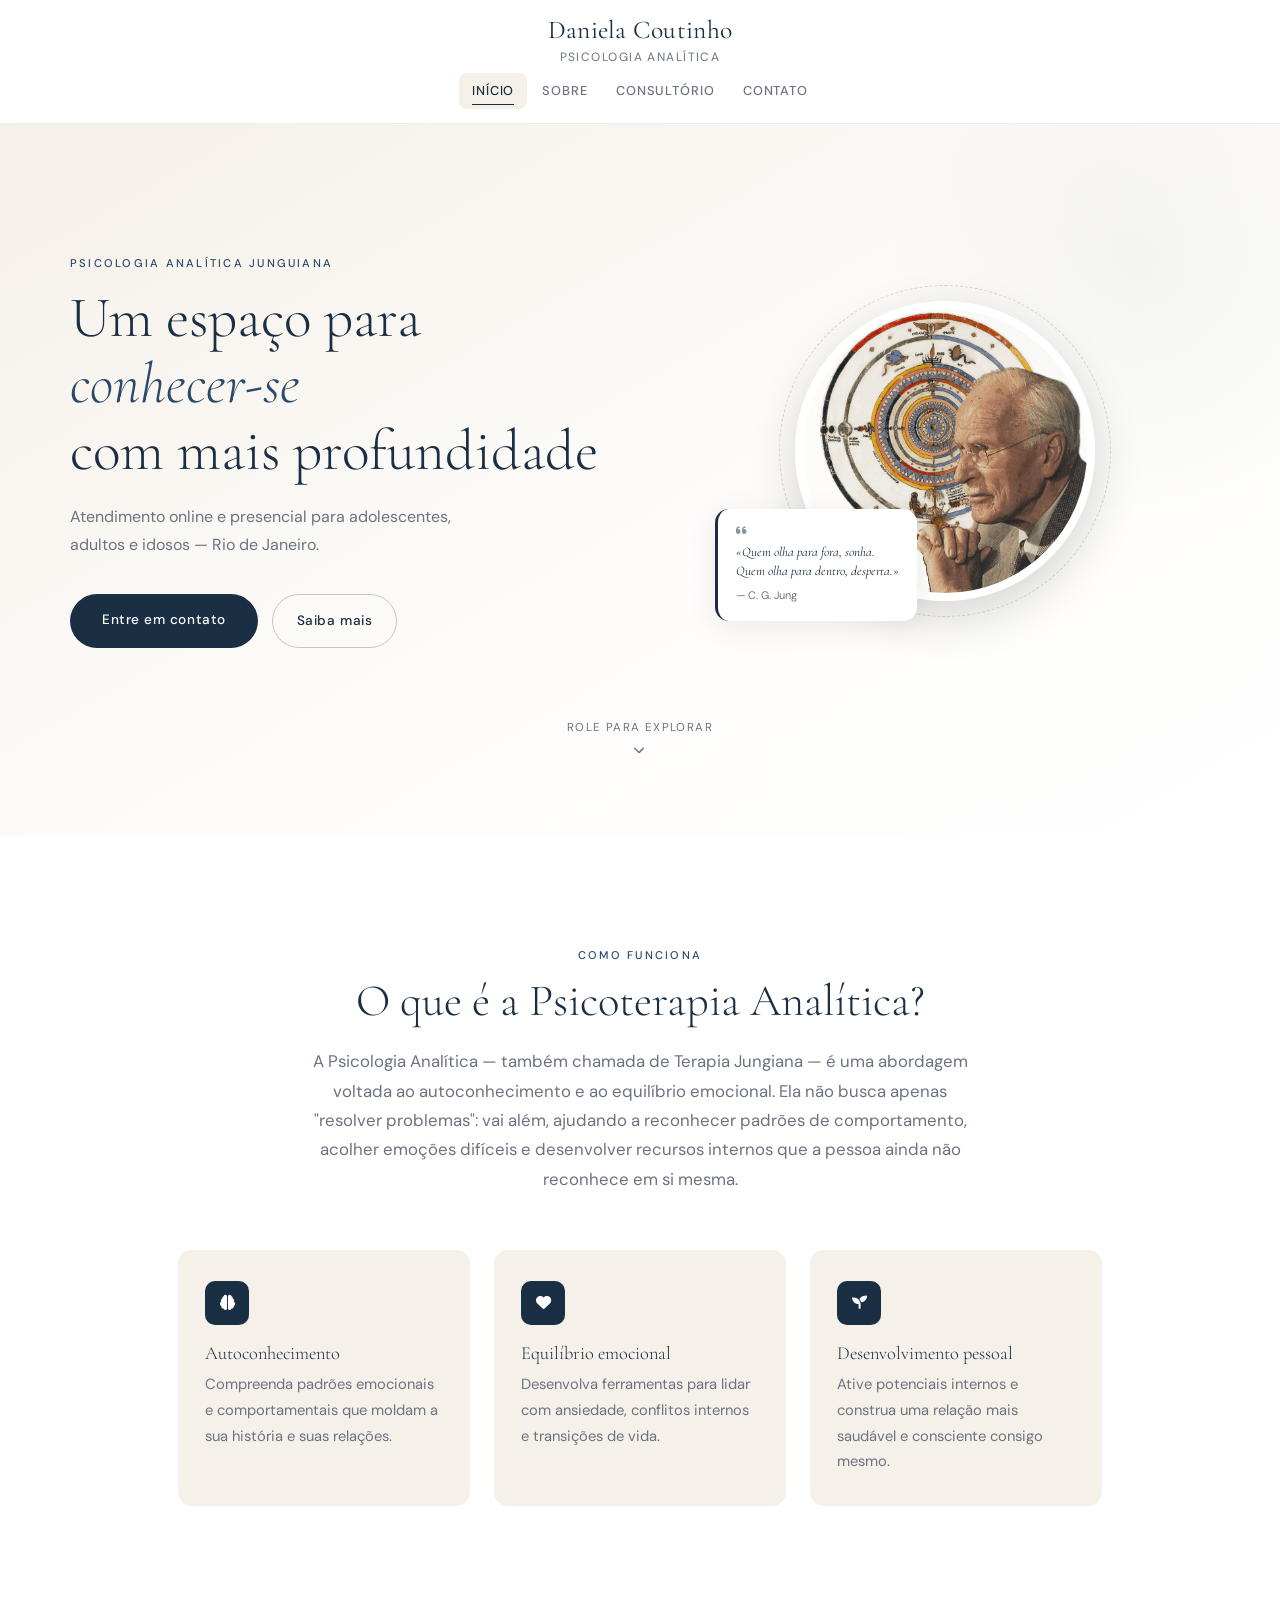
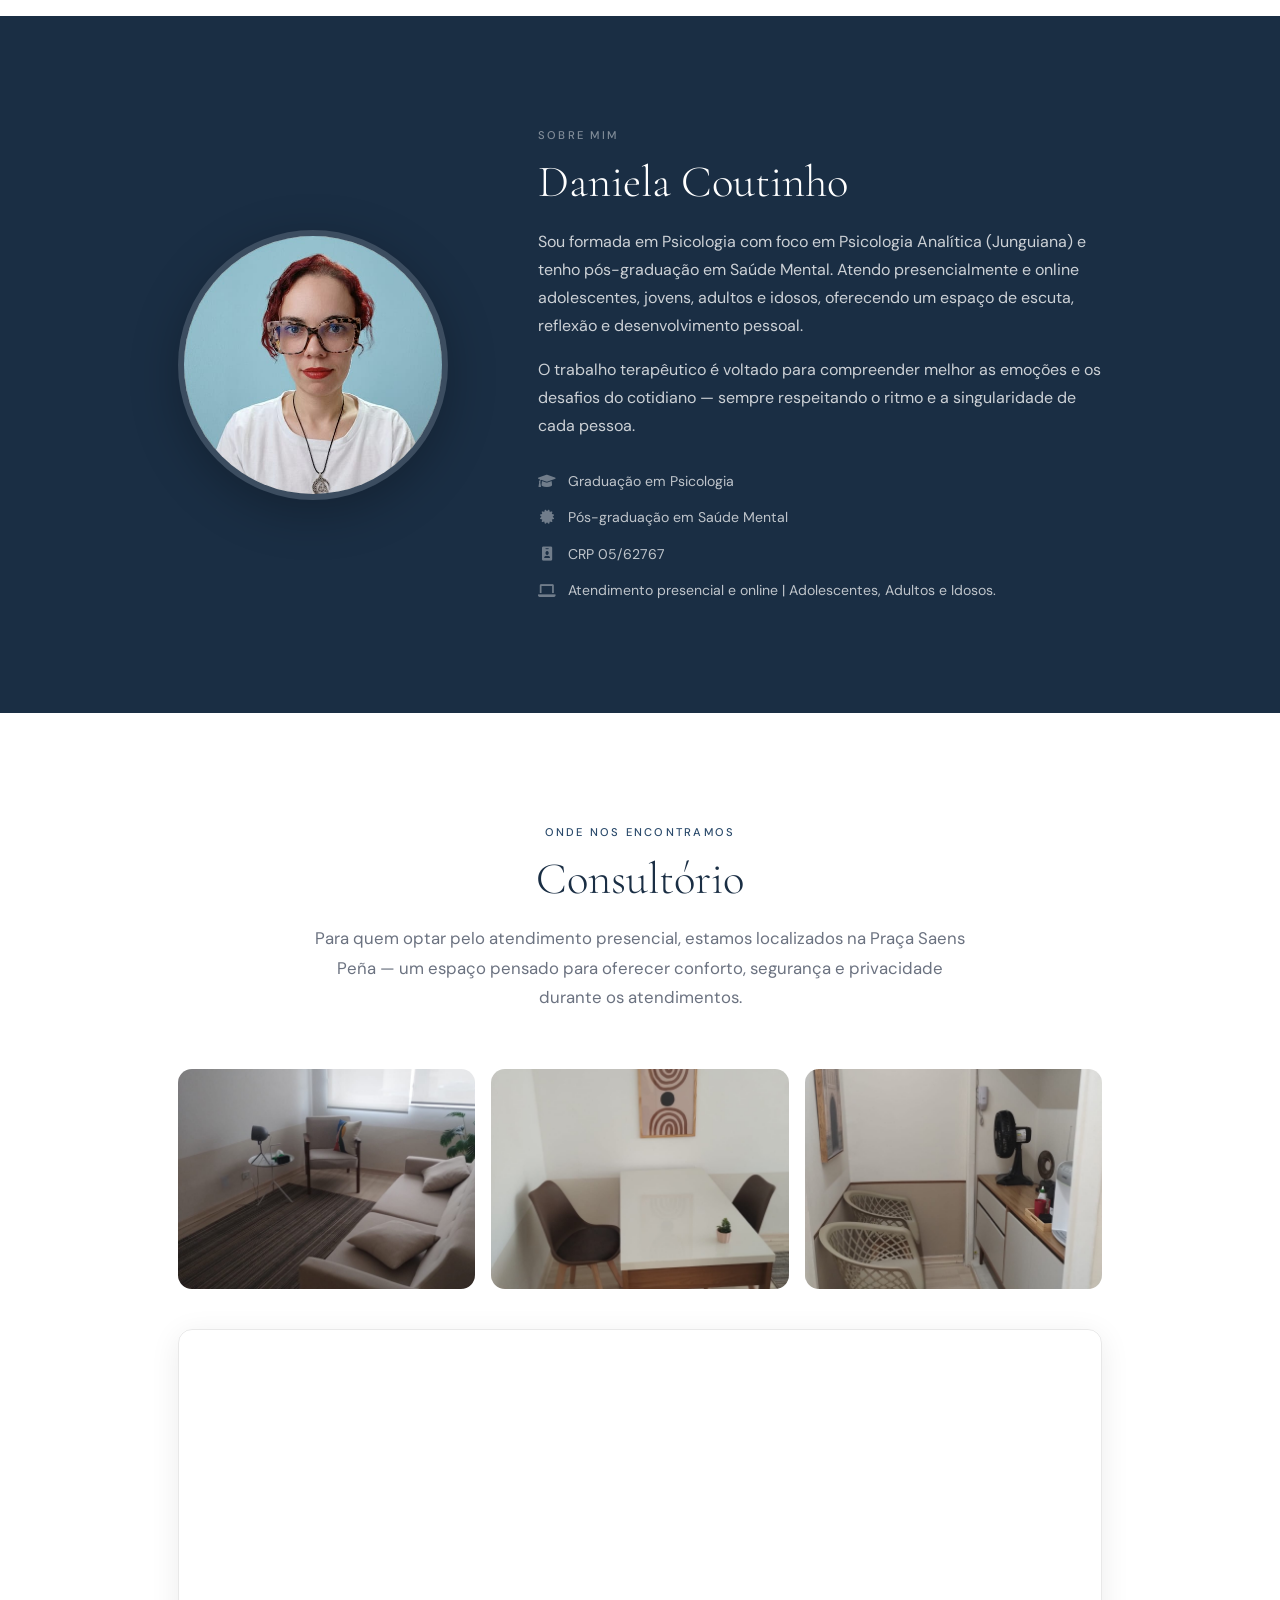
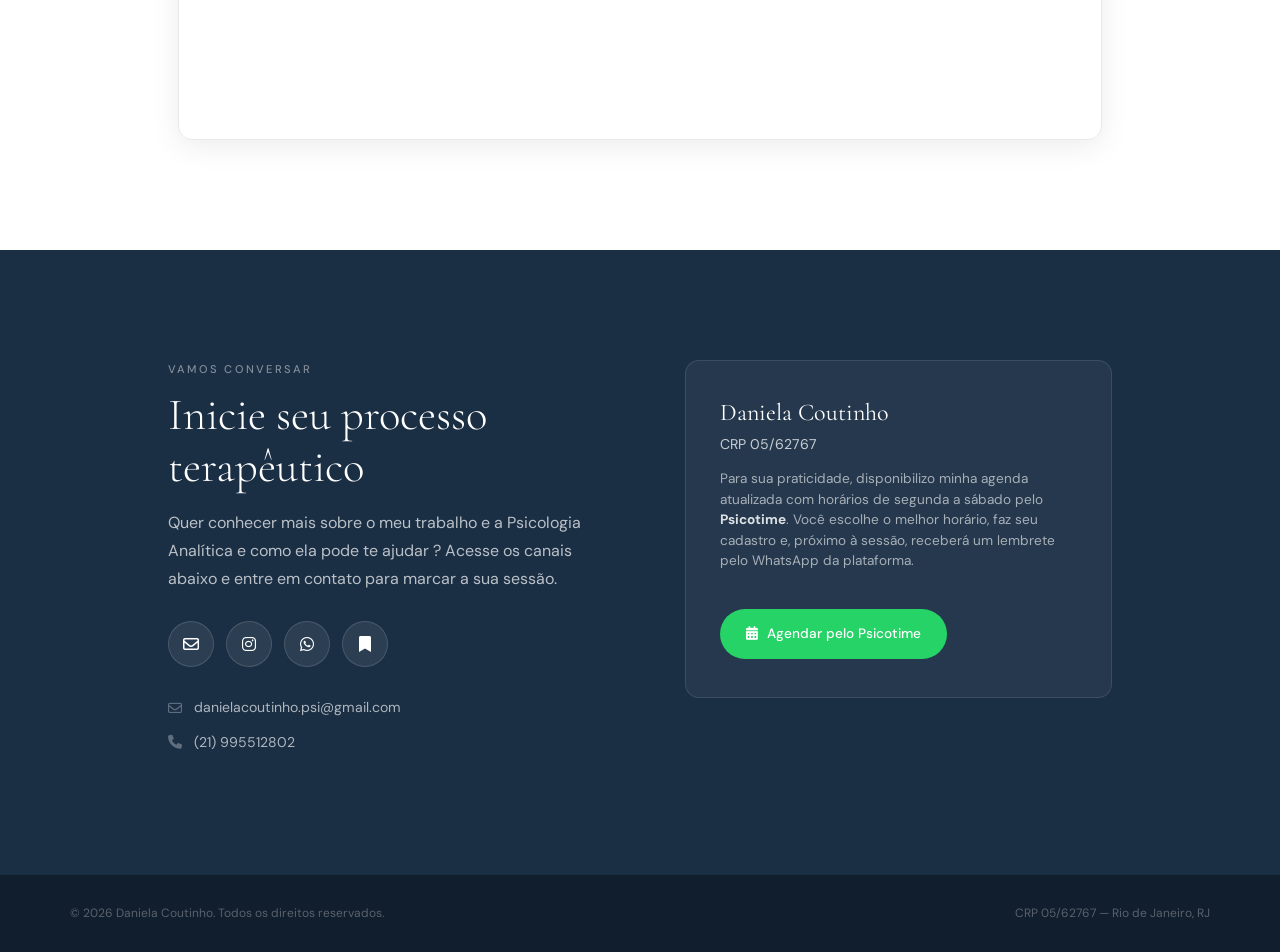
<file: index.html>
<!DOCTYPE html>
<html lang="pt-br">
<head>
    <meta charset="UTF-8">
    <meta name="viewport" content="width=device-width, initial-scale=1.0">
    <title>Daniela Coutinho — Psicóloga</title>
    <link rel="stylesheet" href="style.css">
    <link rel="preconnect" href="https://fonts.googleapis.com">
    <link rel="preconnect" href="https://fonts.gstatic.com" crossorigin>
    <link href="https://fonts.googleapis.com/css2?family=Cormorant+Garamond:ital,wght@0,300;0,400;0,600;1,300;1,400&family=DM+Sans:opsz,wght@9..40,300;9..40,400;9..40,500&display=swap" rel="stylesheet">
    <link rel="stylesheet" href="https://cdnjs.cloudflare.com/ajax/libs/font-awesome/6.0.0/css/all.min.css">
</head>
<body>

    <!-- ========== NAVBAR ========== -->
    <header id="topo">
        <nav class="navbar">
            <div class="nav-logo">
                <span class="logo-nome">Daniela Coutinho</span>
                <span class="logo-crp">Psicologia Analítica</span>
            </div>
            <div class="menu-ancora" id="menu">
                <a href="#inicio">Início</a>
                <a href="#sobre">Sobre</a>
                <a href="#consultorio">Consultório</a>
                <a href="#contato">Contato</a>
            </div>
            <button class="hamburger" id="hamburger" aria-label="Abrir menu">
                <span></span><span></span><span></span>
            </button>
        </nav>
    </header>

    <!-- ========== HERO ========== -->
    <section id="inicio" class="hero">
        <div class="hero-inner">
            <div class="hero-texto reveal">
                <p class="eyebrow">Psicologia Analítica Junguiana</p>
                <h1>Um espaço para <em>conhecer-se</em><br>com mais profundidade</h1>
                <p class="hero-sub">Atendimento online e presencial para adolescentes, adultos e idosos — Rio de Janeiro.</p>
                <div class="hero-acoes">
                    <a href="#contato" class="btn-primario">Entre em contato</a>
                    <a href="#o-que-e" class="btn-ghost">Saiba mais</a>
                </div>
            </div>
            <div class="hero-img-wrap reveal reveal-delay">
                <div class="hero-img-frame">
                    <img src="jung2.png" class="foto-hero" alt="Carl Gustav Jung">
                    <div class="hero-img-badge">
                        <i class="fas fa-quote-left"></i>
                        <span>«Quem olha para fora, sonha.<br>Quem olha para dentro, desperta.»</span>
                        <small>— C. G. Jung</small>
                    </div>
                </div>
            </div>
        </div>
        <div class="hero-scroll-hint">
            <span>Role para explorar</span>
            <i class="fas fa-chevron-down"></i>
        </div>
    </section>

    <!-- ========== COMO FUNCIONA ========== -->
    <section id="o-que-e" class="secao-clara">
        <div class="bloco">
            <p class="eyebrow reveal">Como funciona</p>
            <h2 class="reveal">O que é a Psicoterapia Analítica?</h2>
            <p class="texto-principal reveal">A Psicologia Analítica — também chamada de Terapia Jungiana — é uma abordagem voltada ao autoconhecimento e ao equilíbrio emocional. Ela não busca apenas "resolver problemas": vai além, ajudando a reconhecer padrões de comportamento, acolher emoções difíceis e desenvolver recursos internos que a pessoa ainda não reconhece em si mesma.</p>
            <div class="cards-grid">
                <div class="card-feature reveal">
                    <div class="card-icon"><i class="fas fa-brain"></i></div>
                    <h3>Autoconhecimento</h3>
                    <p>Compreenda padrões emocionais e comportamentais que moldam a sua história e suas relações.</p>
                </div>
                <div class="card-feature reveal reveal-delay">
                    <div class="card-icon"><i class="fas fa-heart"></i></div>
                    <h3>Equilíbrio emocional</h3>
                    <p>Desenvolva ferramentas para lidar com ansiedade, conflitos internos e transições de vida.</p>
                </div>
                <div class="card-feature reveal reveal-delay-2">
                    <div class="card-icon"><i class="fas fa-seedling"></i></div>
                    <h3>Desenvolvimento pessoal</h3>
                    <p>Ative potenciais internos e construa uma relação mais saudável e consciente consigo mesmo.</p>
                </div>
            </div>
        </div>
    </section>

    <!-- ========== SOBRE ========== -->
    <section id="sobre" class="secao-escura">
        <div class="bloco bloco-sobre">
            <div class="sobre-img-wrap reveal">
                <img src="danifoto2.jpeg" class="foto-redonda" alt="Daniela Coutinho">
            </div>
            <div class="sobre-texto reveal reveal-delay">
                <p class="eyebrow eyebrow-claro">Sobre mim</p>
                <h2>Daniela Coutinho</h2>
                <p>Sou formada em Psicologia com foco em Psicologia Analítica (Junguiana) e tenho pós-graduação em Saúde Mental. Atendo presencialmente e online adolescentes, jovens, adultos e idosos, oferecendo um espaço de escuta, reflexão e desenvolvimento pessoal.</p>
                <p>O trabalho terapêutico é voltado para compreender melhor as emoções e os desafios do cotidiano — sempre respeitando o ritmo e a singularidade de cada pessoa.</p>
                <ul class="lista-formacao">
                    <li><i class="fas fa-graduation-cap"></i> Graduação em Psicologia</li>
                    <li><i class="fas fa-certificate"></i> Pós-graduação em Saúde Mental</li>
                    <li><i class="fas fa-id-badge"></i> CRP 05/62767</li>
                    <li><i class="fas fa-laptop"></i> Atendimento presencial e online | Adolescentes, Adultos e Idosos.</li>
                </ul>
            </div>
        </div>
    </section>

    <!-- ========== CONSULTÓRIO ========== -->
    <section id="consultorio" class="secao-clara">
        <div class="bloco">
            <p class="eyebrow reveal">Onde nos encontramos</p>
            <h2 class="reveal">Consultório</h2>
            <p class="texto-principal reveal">Para quem optar pelo atendimento presencial, estamos localizados na Praça Saens Peña — um espaço pensado para oferecer conforto, segurança e privacidade durante os atendimentos.</p>
            <div class="fotos-consultorio reveal">
                <img src="consultorio1.jpg" alt="Sala de espera do consultório">
                <img src="consultorio2.jpeg" alt="Sala de atendimento">
                <img src="consultorio3.jpeg" alt="Detalhes do consultório">
            </div>
            <div class="mapa-container reveal">
                <iframe
                    src="https://www.google.com/maps/embed?pb=!1m18!1m12!1m3!1d3675.210452367123!2d-43.2355523!3d-22.9064132!2m3!1f0!2f0!3f0!3m2!1i1024!2i768!4f13.1!3m3!1m2!1s0x997e593e2b2455%3A0xc3c544d65600a9!2sRua%20Padre%20Elias%20Gorayeb%20-%20Tijuca%2C%20Rio%20de%20Janeiro%20-%20RJ!5e0!3m2!1spt-BR!2sbr!4v1713880000000!5m2!1spt-BR!2sbr"
                    width="100%" height="400"
                    style="border:0;"
                    allowfullscreen=""
                    loading="lazy"
                    title="Localização do consultório">
                </iframe>
            </div>
        </div>
    </section>

    <!-- ========== CONTATO ========== -->
    <section id="contato" class="secao-contato">
        <div class="bloco-contato">
            <div class="contato-col-esq reveal">
                <p class="eyebrow eyebrow-claro">Vamos conversar</p>
                <h2>Inicie seu processo terapêutico</h2>
                <p>Quer conhecer mais sobre o meu trabalho e a Psicologia Analítica e como ela pode te ajudar ? 
                    Acesse os canais abaixo e entre em contato para marcar a sua sessão. </p>
                <div class="social-links">
                    <a href="mailto:danielacoutinho.psi@gmail.com" class="social-icon-box" title="E-mail" aria-label="Enviar e-mail">
                        <i class="far fa-envelope"></i>
                    </a>
                    <a href="#" class="social-icon-box" title="Instagram" aria-label="Instagram">
                        <i class="fab fa-instagram"></i>
                    </a>
                    <a href="https://wa.me/5521995512802" class="social-icon-box" title="WhatsApp" target="_blank" rel="noopener" aria-label="WhatsApp">
                        <i class="fab fa-whatsapp"></i>
                    </a>
                    <a href="https://substack.com/@psiquealmaevida" class="social-icon-box" title="Substack" target="_blank" rel="noopener" aria-label="Substack">
                        <i class="fas fa-bookmark"></i>
                    </a>
                </div>
                <div class="links-diretos-contato">
                    <p><i class="far fa-envelope"></i>danielacoutinho.psi@gmail.com</p>
                    <p><i class="fas fa-phone"></i> (21) 995512802</p>
                </div>
            </div>

            <div class="contato-col-dir reveal reveal-delay">
                <div class="card-credencial">
                    <h3>Daniela Coutinho</h3>
                    <p>CRP 05/62767</p>
                    <p class="card-agenda-texto">Para sua praticidade, disponibilizo minha agenda atualizada com horários de segunda a sábado pelo <strong>Psicotime</strong>. Você escolhe o melhor horário, faz seu cadastro e, próximo à sessão, receberá um lembrete pelo WhatsApp da plataforma.</p>
                    <a href="https://encontrarpsi.com.br/daniela.de" class="btn-wpp" target="_blank" rel="noopener">
                        <i class="fas fa-calendar-alt"></i> Agendar pelo Psicotime
                    </a>
                </div>
            </div>
        </div>
    </section>

    <!-- ========== FOOTER ========== -->
    <footer>
        <div class="footer-inner">
            <span>© 2026 Daniela Coutinho. Todos os direitos reservados.</span>
            <span>CRP 05/62767 — Rio de Janeiro, RJ</span>
        </div>
    </footer>

    <script>
        const hamburger = document.getElementById('hamburger');
        const menu = document.getElementById('menu');
        hamburger.addEventListener('click', () => {
            menu.classList.toggle('menu-aberto');
            hamburger.classList.toggle('ativo');
        });
        document.querySelectorAll('.menu-ancora a').forEach(link => {
            link.addEventListener('click', () => {
                menu.classList.remove('menu-aberto');
                hamburger.classList.remove('ativo');
            });
        });

        const headerEl = document.getElementById('topo');
        const sections = document.querySelectorAll('section[id]');
        const navLinks = document.querySelectorAll('.menu-ancora a');
        window.addEventListener('scroll', () => {
            headerEl.classList.toggle('scrolled', window.scrollY > 40);
            let current = '';
            sections.forEach(sec => {
                if (window.scrollY >= sec.offsetTop - 140) current = sec.getAttribute('id');
            });
            navLinks.forEach(link => {
                link.classList.toggle('ativo', link.getAttribute('href') === '#' + current);
            });
        });

        const revealEls = document.querySelectorAll('.reveal');
        const revealObserver = new IntersectionObserver((entries) => {
            entries.forEach(e => {
                if (e.isIntersecting) {
                    e.target.classList.add('visivel');
                    revealObserver.unobserve(e.target);
                }
            });
        }, { threshold: 0.12 });
        revealEls.forEach(el => revealObserver.observe(el));
    </script>
</body>
</html>
</file>
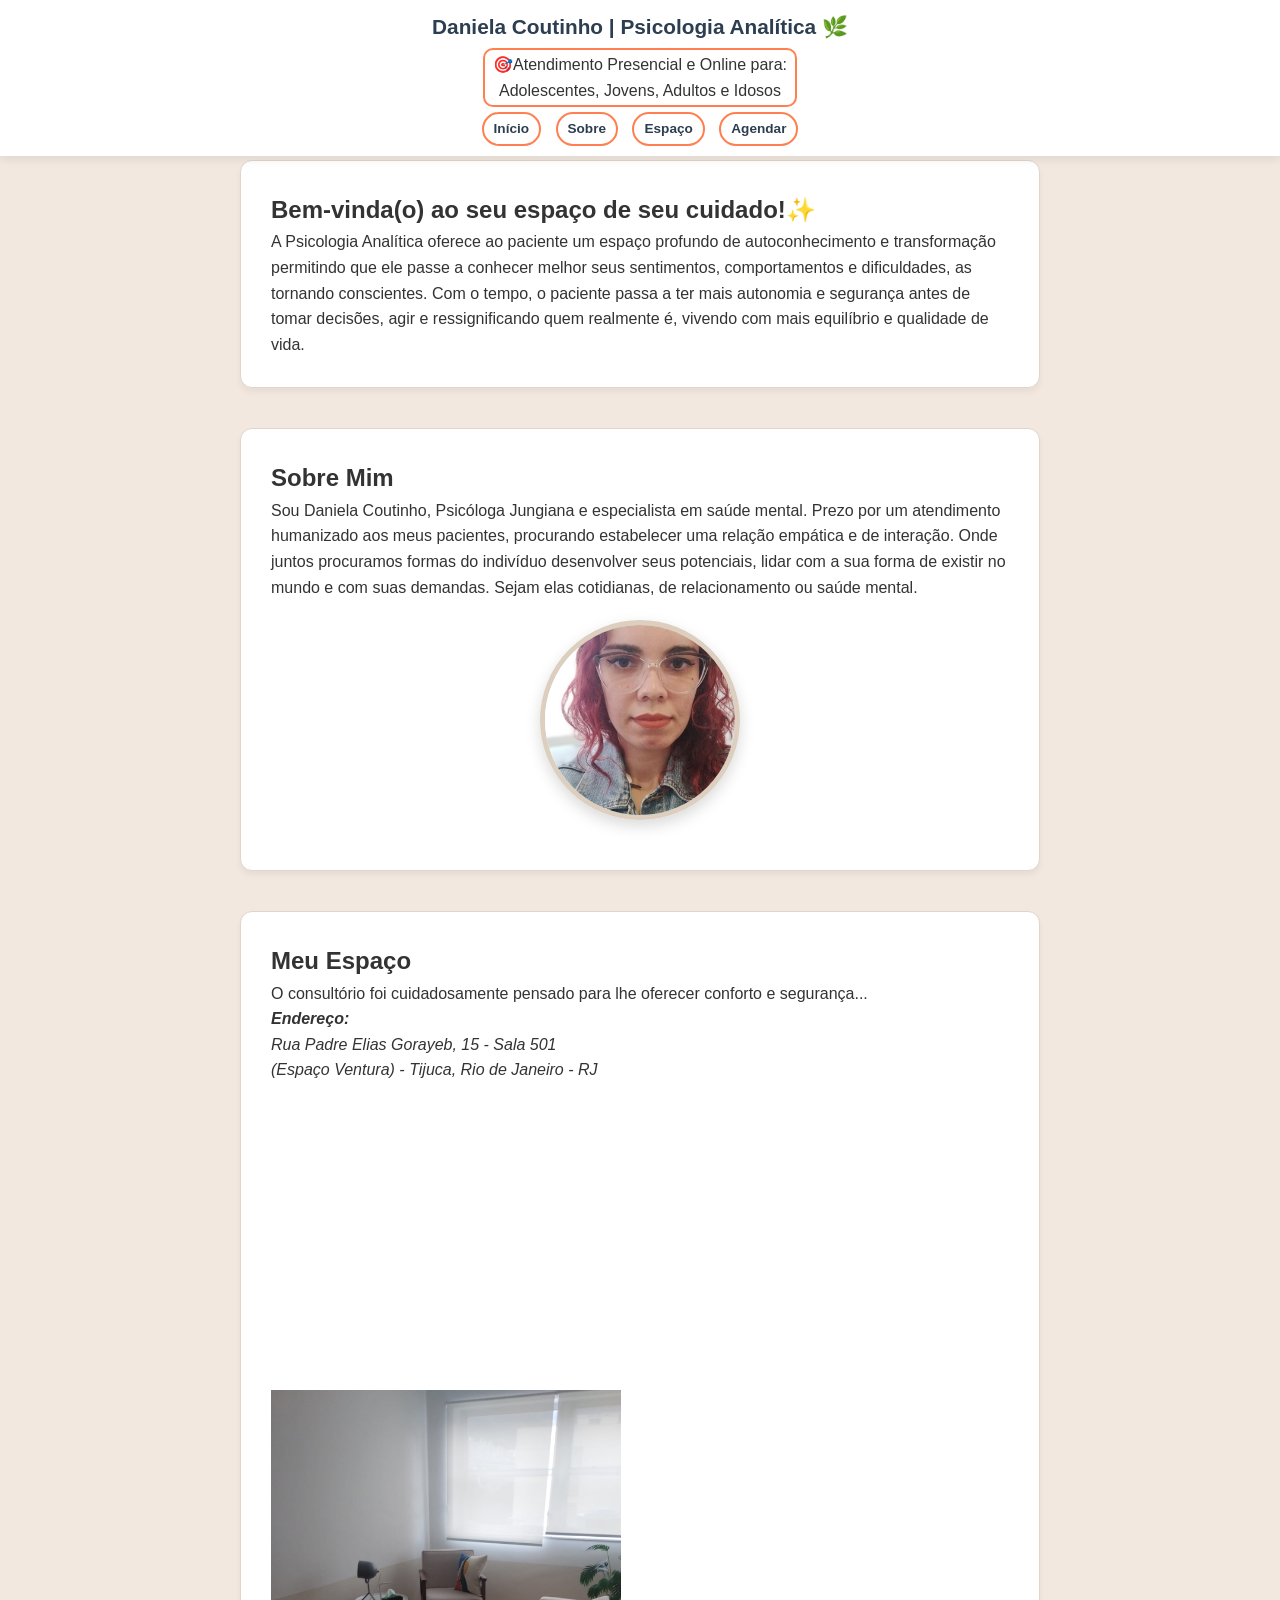
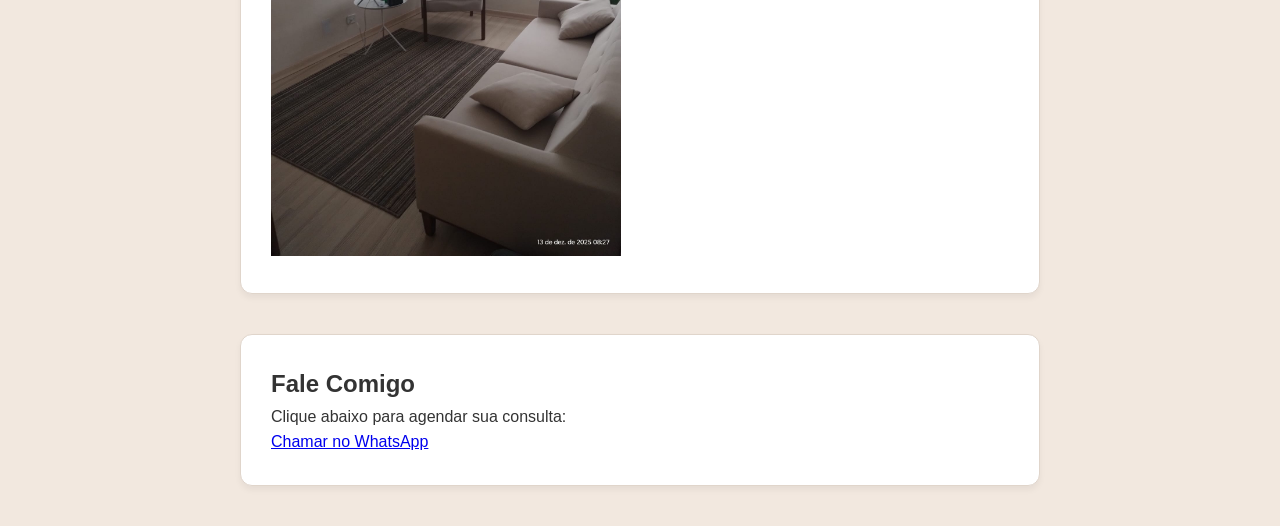
<file: Dani Site/index.html>
<!DOCTYPE html>
<html lang="pt-br">
<head>
    <meta charset="UTF-8">
    <meta name="viewport" content="width=device-width, initial-scale=1.0">
    <title>Daniela Coutinho - Psicóloga🧠</title>
    <link rel="stylesheet" href="style.css">
</head>

<body>

    <header>
        <h1>Daniela Coutinho | Psicologia Analítica 🌿</h1>
        <p><span style="border: 2px solid #ff7f50; padding: 2px 8px; border-radius: 10px; display: inline-block;">
       🎯Atendimento Presencial e Online para:<br>
         Adolescentes, Jovens, Adultos e Idosos</span></p>
        <nav>
            <a href="#inicio">Início</a>  
            <a href="#sobre">Sobre</a>  
            <a href="#consultorio">Espaço</a> 
            <a href="#contato">Agendar</a>
        </nav>
    </header>

    <main> 
        <section id="inicio">
            <h2>Bem-vinda(o) ao seu espaço de seu cuidado!✨</h2>
            <p>A Psicologia Analítica oferece ao paciente um espaço profundo de autoconhecimento e transformação
                permitindo que ele passe a conhecer melhor seus sentimentos, comportamentos e dificuldades, as tornando
                conscientes. Com o tempo, o paciente passa a ter mais autonomia e segurança antes de tomar decisões, agir
                e ressignificando quem realmente é, vivendo com mais equilíbrio e qualidade de vida. 
                
            </p>
        </section>

        <section id="sobre">
            <h2>Sobre Mim</h2>
            <p>Sou Daniela Coutinho, Psicóloga Jungiana e especialista em saúde mental. Prezo por um atendimento humanizado aos meus pacientes, 
                procurando estabelecer uma relação empática e de interação. Onde juntos procuramos formas do indivíduo desenvolver seus potenciais, 
                lidar com a sua forma de existir no mundo e com suas demandas. Sejam elas cotidianas, de relacionamento ou saúde mental.</p>
                <img src="danifoto.jpg" alt="Daniela Coutinho Psicóloga" class="fotoperfil">
            </section>

        <section id="consultorio">
            <h2>Meu Espaço</h2>
            <p>O consultório foi cuidadosamente pensado para lhe oferecer conforto e segurança...</p>
            
            <address>
                <strong>Endereço:</strong><br>
                Rua Padre Elias Gorayeb, 15 - Sala 501<br>
                (Espaço Ventura) - Tijuca, Rio de Janeiro - RJ
            </address> <iframe src="https://www.google.com/maps/embed?pb=!1m18!1m12!1m3!1d3674.198358249442!2d-43.23512392379895!3d-22.92451363849929!2m3!1f0!2f0!3f0!3m2!1i1024!2i768!4f13.1!3m3!1m2!1s0x997e5df00f353b%3A0xe5f86e379412198d!2sR.%20Padre%20Elias%20Gorayeb%2C%2015%20-%20Tijuca%2C%20Rio%20de%20Janeiro%20-%20RJ%2C%2020520-140!5e0!3m2!1spt-BR!2sbr!4v1711220000000!5m2!1spt-BR!2sbr" width="100%" height="300" style="border:0;" allowfullscreen="" loading="lazy" referrerpolicy="no-referrer-when-downgrade"></iframe>
            
            <img src="consultorio 1.jpg" width="350" alt="Consultório">
        </section>

        <section id="contato">
            <h2>Fale Comigo</h2>
            <p>Clique abaixo para agendar sua consulta:</p>
            <a href="https://wa.me/5521995512802" target="_blank">Chamar no WhatsApp</a>
        </section>
    </main> 
</body>
</html>
</file>
<file: style.css>
:root {
    --azul-escuro:   #1a2e44;
    --azul-medio:    #2a4a6b;
    --areia:         #f5f0e8;
    --areia-escura:  #ede7d9;
    --texto:         #2d2d2d;
    --texto-leve:    #6b7280;
    --branco:        #ffffff;
    --verde-wpp:     #25d366;
    --fonte-titulo:  'Cormorant Garamond', Georgia, serif;
    --fonte-corpo:   'DM Sans', system-ui, sans-serif;
    --raio:          14px;
    --raio-sm:       8px;
    --sombra:        0 6px 30px rgba(0,0,0,0.08);
    --sombra-forte:  0 16px 48px rgba(0,0,0,0.16);
    --transicao:     0.3s ease;
}

*, *::before, *::after { box-sizing: border-box; margin: 0; padding: 0; }
html { scroll-behavior: smooth; font-size: 16px; }
body {
    font-family: var(--fonte-corpo);
    color: var(--texto);
    background: var(--branco);
    line-height: 1.75;
    -webkit-font-smoothing: antialiased;
    overflow-x: hidden;
}
img { display: block; max-width: 100%; }

h1, h2, h3 {
    font-family: var(--fonte-titulo);
    font-weight: 300;
    line-height: 1.15;
    color: var(--azul-escuro);
}
h1 { font-size: clamp(2.4rem, 5vw, 3.6rem); }
h2 { font-size: clamp(1.9rem, 3.5vw, 2.8rem); margin-bottom: 1.2rem; }
h3 { font-size: 1.2rem; margin-bottom: 0.5rem; }
p  { margin-bottom: 1rem; }
p:last-child { margin-bottom: 0; }

.eyebrow {
    font-family: var(--fonte-corpo);
    font-size: 0.7rem;
    font-weight: 500;
    letter-spacing: 0.2em;
    text-transform: uppercase;
    color: var(--azul-medio);
    margin-bottom: 0.7rem;
    display: block;
}
.eyebrow-claro { color: rgba(255,255,255,0.45) !important; }

.texto-principal {
    max-width: 660px;
    margin: 0 auto 3.5rem;
    color: var(--texto-leve);
    font-size: 1.05rem;
    text-align: center;
}

.reveal {
    opacity: 0;
    transform: translateY(28px);
    transition: opacity 0.7s ease, transform 0.7s ease;
}
.reveal.reveal-delay   { transition-delay: 0.15s; }
.reveal.reveal-delay-2 { transition-delay: 0.3s; }
.reveal.visivel { opacity: 1; transform: translateY(0); }

.bloco {
    max-width: 980px;
    margin: 0 auto;
    padding: 0 28px;
    text-align: center;
}
section { padding: 110px 0; }
.secao-clara  { background: var(--branco); }
.secao-escura { background: var(--azul-escuro); }
.secao-escura h2, .secao-escura h3 { color: var(--branco); }
.secao-escura p { color: rgba(255,255,255,0.78); }

/* ---- NAVBAR ---- */
header {
    position: sticky;
    top: 0;
    z-index: 200;
    background: rgba(255,255,255,0.92);
    backdrop-filter: blur(16px);
    -webkit-backdrop-filter: blur(16px);
    border-bottom: 1px solid rgba(0,0,0,0.07);
    transition: box-shadow var(--transicao);
}
header.scrolled { box-shadow: 0 2px 24px rgba(0,0,0,0.1); }

.navbar {
    max-width: 1140px;
    margin: 0 auto;
    padding: 14px 28px;
    display: flex;
    flex-direction: column;
    align-items: center;
    gap: 8px;
    position: relative;
}

.nav-logo {
    display: flex;
    flex-direction: column;
    align-items: center;
    text-align: center;
    line-height: 1.25;
}

.logo-nome {
    font-family: var(--fonte-titulo);
    font-size: 1.6rem;
    font-weight: 400;
    color: var(--azul-escuro);
    letter-spacing: 0.01em;
}

.logo-crp {
    font-size: 0.75rem;
    letter-spacing: 0.12em;
    color: var(--texto-leve);
    text-transform: uppercase;
    margin-top: 4px;  /* ← afasta o subtítulo do nome */
}

.menu-ancora { display: flex; gap: 2px; }
.menu-ancora a {
    text-decoration: none;
    color: var(--texto-leve);
    font-size: 0.8rem;
    font-weight: 500;
    letter-spacing: 0.07em;
    text-transform: uppercase;
    padding: 7px 13px;
    border-radius: var(--raio-sm);
    transition: color var(--transicao), background var(--transicao);
    position: relative;
}
.menu-ancora a::after {
    content: '';
    position: absolute;
    bottom: 4px; left: 13px; right: 13px;
    height: 1.5px;
    background: var(--azul-escuro);
    transform: scaleX(0);
    transition: transform var(--transicao);
    transform-origin: left;
}
.menu-ancora a:hover,
.menu-ancora a.ativo { color: var(--azul-escuro); background: var(--areia); }
.menu-ancora a.ativo::after,
.menu-ancora a:hover::after { transform: scaleX(1); }

.hamburger {
    display: none;
    position: absolute;
    right: 28px;
    top: 50%;
    transform: translateY(-50%);
    flex-direction: column;
    gap: 5px;
    background: none;
    border: none;
    cursor: pointer;
    padding: 6px;
}
.hamburger span {
    display: block;
    width: 22px; height: 2px;
    background: var(--azul-escuro);
    border-radius: 2px;
    transition: var(--transicao);
}
.hamburger.ativo span:nth-child(1) { transform: translateY(7px) rotate(45deg); }
.hamburger.ativo span:nth-child(2) { opacity: 0; }
.hamburger.ativo span:nth-child(3) { transform: translateY(-7px) rotate(-45deg); }

/* ---- HERO ---- */
.hero {
    background: linear-gradient(150deg, var(--areia) 0%, #fdfcfa 55%, var(--branco) 100%);
    padding: 130px 28px 80px;
    position: relative;
    overflow: hidden;
}
.hero::before {
    content: '';
    position: absolute;
    top: -120px; right: -120px;
    width: 520px; height: 520px;
    background: radial-gradient(circle, rgba(26,46,68,0.04) 0%, transparent 70%);
    border-radius: 50%;
    pointer-events: none;
}
.hero-inner {
    max-width: 1140px;
    margin: 0 auto;
    display: grid;
    grid-template-columns: 1fr 1fr;
    align-items: center;
    gap: 80px;
}
.hero-texto { text-align: left; }
.hero-texto h1 { margin-bottom: 1.2rem; }
.hero-texto h1 em { font-style: italic; color: var(--azul-medio); }
.hero-sub {
    font-size: 1rem;
    color: var(--texto-leve);
    margin-bottom: 2.2rem;
    max-width: 420px;
}
.hero-acoes { display: flex; gap: 14px; flex-wrap: wrap; }

.btn-primario {
    display: inline-block;
    background: var(--azul-escuro);
    color: var(--branco);
    text-decoration: none;
    padding: 14px 32px;
    border-radius: 50px;
    font-size: 0.85rem;
    font-weight: 500;
    letter-spacing: 0.04em;
    transition: background var(--transicao), transform var(--transicao), box-shadow var(--transicao);
}
.btn-primario:hover {
    background: var(--azul-medio);
    transform: translateY(-2px);
    box-shadow: 0 8px 24px rgba(26,46,68,0.22);
}
.btn-ghost {
    display: inline-block;
    color: var(--azul-escuro);
    text-decoration: none;
    padding: 14px 24px;
    border-radius: 50px;
    font-size: 0.85rem;
    font-weight: 500;
    letter-spacing: 0.04em;
    border: 1.5px solid rgba(26,46,68,0.25);
    transition: border-color var(--transicao), background var(--transicao), transform var(--transicao);
}
.btn-ghost:hover {
    border-color: var(--azul-escuro);
    background: var(--areia);
    transform: translateY(-2px);
}

.hero-img-wrap { display: flex; justify-content: center; }
.hero-img-frame { position: relative; display: inline-block; }
.foto-hero {
    width: 300px; height: 300px;
    border-radius: 50%;
    object-fit: cover;
    border: 8px solid var(--branco);
    box-shadow: var(--sombra-forte);
    position: relative;
    z-index: 1;
}
.hero-img-frame::before {
    content: '';
    position: absolute;
    inset: -16px;
    border-radius: 50%;
    border: 1px dashed rgba(26,46,68,0.18);
    animation: girar 30s linear infinite;
    z-index: 0;
}
@keyframes girar { to { transform: rotate(360deg); } }

.hero-img-badge {
    position: absolute;
    bottom: -20px; left: -80px;
    background: var(--branco);
    border-radius: var(--raio);
    padding: 16px 18px;
    box-shadow: var(--sombra);
    max-width: 220px;
    text-align: left;
    z-index: 2;
    border-left: 3px solid var(--azul-escuro);
}
.hero-img-badge i {
    color: var(--azul-escuro);
    font-size: 0.75rem;
    opacity: 0.5;
    display: block;
    margin-bottom: 6px;
}
.hero-img-badge span {
    font-family: var(--fonte-titulo);
    font-style: italic;
    font-size: 0.82rem;
    color: var(--azul-escuro);
    line-height: 1.4;
    display: block;
}
.hero-img-badge small {
    font-size: 0.68rem;
    color: var(--texto-leve);
    display: block;
    margin-top: 6px;
}

.hero-scroll-hint {
    text-align: center;
    margin-top: 70px;
    display: flex;
    flex-direction: column;
    align-items: center;
    gap: 6px;
    color: var(--texto-leve);
    font-size: 0.72rem;
    letter-spacing: 0.12em;
    text-transform: uppercase;
    animation: pulsar 2.5s ease-in-out infinite;
}
@keyframes pulsar {
    0%, 100% { opacity: 0.5; transform: translateY(0); }
    50%       { opacity: 1;   transform: translateY(5px); }
}

/* ---- CARDS ---- */
.cards-grid {
    display: grid;
    grid-template-columns: repeat(3, 1fr);
    gap: 24px;
    text-align: left;
}
.card-feature {
    background: var(--areia);
    border-radius: var(--raio);
    padding: 30px 26px;
    border: 1px solid transparent;
    transition: transform var(--transicao), box-shadow var(--transicao), border-color var(--transicao);
}
.card-feature:hover {
    transform: translateY(-5px);
    box-shadow: var(--sombra);
    border-color: var(--areia-escura);
}
.card-icon {
    width: 44px; height: 44px;
    background: var(--azul-escuro);
    color: var(--branco);
    border-radius: 10px;
    display: flex;
    align-items: center;
    justify-content: center;
    font-size: 0.95rem;
    margin-bottom: 18px;
}
.card-feature h3 { color: var(--azul-escuro); font-size: 1.15rem; }
.card-feature p  { font-size: 0.92rem; color: var(--texto-leve); margin-bottom: 0; }

/* ---- SOBRE ---- */
.bloco-sobre {
    display: grid;
    grid-template-columns: auto 1fr;
    gap: 90px;
    align-items: center;
    text-align: left;
    max-width: 980px;
    margin: 0 auto;
    padding: 0 28px;
}
.sobre-img-wrap { flex-shrink: 0; }
.foto-redonda {
    width: 270px; height: 270px;
    border-radius: 50%;
    object-fit: cover;
    border: 6px solid rgba(255,255,255,0.15);
    box-shadow: 0 12px 48px rgba(0,0,0,0.25);
    transition: transform var(--transicao);
}
.foto-redonda:hover { transform: scale(1.02); }
.lista-formacao {
    list-style: none;
    margin-top: 1.8rem;
    display: flex;
    flex-direction: column;
    gap: 12px;
}
.lista-formacao li {
    display: flex;
    align-items: center;
    gap: 12px;
    font-size: 0.88rem;
    color: rgba(255,255,255,0.72);
}
.lista-formacao li i {
    width: 18px;
    text-align: center;
    color: rgba(255,255,255,0.38);
}

/* ---- CONSULTÓRIO ---- */
.fotos-consultorio {
    display: grid;
    grid-template-columns: repeat(3, 1fr);
    gap: 16px;
    margin-bottom: 40px;
}
.fotos-consultorio img {
    width: 100%; height: 220px;
    object-fit: cover;
    border-radius: var(--raio);
    transition: transform 0.4s ease, box-shadow 0.4s ease;
}
.fotos-consultorio img:hover {
    transform: scale(1.03);
    box-shadow: var(--sombra);
}
.mapa-container {
    border-radius: var(--raio);
    overflow: hidden;
    border: 1px solid rgba(0,0,0,0.09);
    box-shadow: var(--sombra);
}

/* ---- CONTATO ---- */
.secao-contato { background: var(--azul-escuro); padding: 110px 0; }
.bloco-contato {
    max-width: 1000px;
    margin: 0 auto;
    padding: 0 28px;
    display: grid;
    grid-template-columns: 1fr 1fr;
    gap: 90px;
    align-items: start;
}
.contato-col-esq h2 { color: var(--branco); margin-bottom: 1rem; }
.contato-col-esq p  { color: rgba(255,255,255,0.7); }

.social-links { display: flex; gap: 12px; margin: 28px 0; }
.social-icon-box {
    width: 46px; height: 46px;
    background: rgba(255,255,255,0.08);
    color: var(--branco) !important;
    border-radius: 50%;
    display: flex;
    align-items: center;
    justify-content: center;
    text-decoration: none;
    font-size: 1rem;
    border: 1px solid rgba(255,255,255,0.14);
    transition: background var(--transicao), transform var(--transicao), border-color var(--transicao);
}
.social-icon-box:hover {
    background: rgba(255,255,255,0.18);
    border-color: rgba(255,255,255,0.3);
    transform: translateY(-3px);
}
.links-diretos-contato p {
    display: flex;
    align-items: center;
    gap: 10px;
    font-size: 0.88rem;
    color: rgba(255,255,255,0.65);
    margin-bottom: 10px;
}
.links-diretos-contato i { width: 16px; color: rgba(255,255,255,0.3); }

.card-credencial {
    background: rgba(255,255,255,0.05);
    border: 1px solid rgba(255,255,255,0.1);
    border-radius: var(--raio);
    padding: 38px 34px;
}
.card-credencial h3 {
    color: var(--branco);
    font-size: 1.5rem;
    font-weight: 400;
    margin-bottom: 8px;
}
.card-credencial > p {
    color: rgba(255,255,255,0.55);
    font-size: 0.88rem;
    margin-bottom: 8px;
    line-height: 1.5;
}
.card-credencial > p:first-of-type { color: rgba(255,255,255,0.75); }

.card-agenda-texto {
    color: rgba(255,255,255,0.6) !important;
    font-size: 0.85rem !important;
    line-height: 1.6;
    margin-top: 14px;
}
.card-agenda-texto strong {
    color: rgba(255,255,255,0.85);
}

.btn-wpp {
    display: inline-flex;
    align-items: center;
    gap: 9px;
    background: var(--verde-wpp);
    color: var(--branco);
    text-decoration: none;
    padding: 13px 26px;
    border-radius: 50px;
    font-size: 0.85rem;
    font-weight: 500;
    margin-top: 30px;
    transition: opacity var(--transicao), transform var(--transicao), box-shadow var(--transicao);
}
.btn-wpp:hover {
    opacity: 0.9;
    transform: translateY(-2px);
    box-shadow: 0 8px 24px rgba(37,211,102,0.3);
}

/* ---- FOOTER ---- */
footer { background: #111e2d; padding: 28px; }
.footer-inner {
    max-width: 1140px;
    margin: 0 auto;
    display: flex;
    justify-content: space-between;
    align-items: center;
    flex-wrap: wrap;
    gap: 8px;
    font-size: 0.75rem;
    color: rgba(255,255,255,0.3);
}

/* ---- RESPONSIVO ---- */
@media (max-width: 960px) {
    .hero-inner, .bloco-sobre {
        grid-template-columns: 1fr;
        gap: 48px;
        text-align: center;
    }
    .hero-texto { order: 2; }
    .hero-img-wrap { order: 1; }
    .hero-sub { max-width: 100%; text-align: center; }
    .hero-acoes { justify-content: center; }
    .bloco-sobre { text-align: center; }
    .sobre-img-wrap { display: flex; justify-content: center; }
    .lista-formacao { align-items: center; }
    .sobre-texto h2 { text-align: center; }
    .hero-img-badge { left: 50%; transform: translateX(-50%); bottom: -60px; }
    .bloco-contato { grid-template-columns: 1fr; gap: 52px; }
    .contato-col-esq { text-align: center; }
    .social-links { justify-content: center; }
    .links-diretos-contato p { justify-content: center; }
}

@media (max-width: 700px) {
    section { padding: 80px 0; }
    .hero   { padding: 100px 20px 90px; }
    .cards-grid, .fotos-consultorio { grid-template-columns: 1fr; }
    .fotos-consultorio img { height: 200px; }
    .hamburger { display: flex; }
    .menu-ancora {
        display: none;
        position: absolute;
        top: 100%;
        left: 0; right: 0;
        background: var(--branco);
        flex-direction: column;
        padding: 16px 24px 24px;
        border-bottom: 1px solid rgba(0,0,0,0.07);
        box-shadow: 0 10px 28px rgba(0,0,0,0.08);
    }
    .menu-ancora.menu-aberto { display: flex; }
    .menu-ancora a {
        padding: 11px 0;
        font-size: 0.88rem;
        border-radius: 0;
        border-bottom: 1px solid rgba(0,0,0,0.05);
    }
    .menu-ancora a:last-child { border-bottom: none; }
    .menu-ancora a::after { display: none; }
    .hero-img-badge { display: none; }
    .hero-img-frame::before { display: none; }
    .footer-inner { justify-content: center; text-align: center; }
}
</file>
<file: Dani Site/style.css>
* {
    margin: 0;
    padding: 0;
    box-sizing: border-box;
}

html { scroll-behavior: smooth;
}

body {
    font-family: Arial, sans-serif;
    line-height: 1.6;
    color: #333333;
    background-color: #f2e8df;
    padding-top: 160px; 
}

header {
    position: fixed;
    top: 0;
    left: 0;
    width: 100%;
    z-index: 1000;
    background-color: #ffffff;
    text-align: center;
    padding: 10px 20px;
    box-shadow: 0 2px 10px rgba(0,0,0,0.1);
}

header h1 {
    color: #2c3e50;
    font-size: 1.3rem;
    margin-bottom: 5px;
}

nav {
    margin-top: 5px;
}

nav a {
    text-decoration: none;
    color: #2c3e50;
    font-weight: bold;
    margin: 0 5px;
    font-size: 0.85rem;
    display: inline-block;
    border: 2px solid #ff7f50;
    padding: 4px 10px;
    border-radius: 20px;
    transition: 0.3s;
}

nav a:hover {
    background-color: #ff7f50;
    color: #ffffff;
}

main {
    max-width: 800px;
    margin: 0 auto;
}

section {
    background-color: #ffffff;
    margin-bottom: 40px;
    padding: 30px;
    border-radius: 12px;
    box-shadow: 0 4px 6px rgba(0,0,0,0.05);
    border: 1px solid #e0d5cb;
    scroll-margin-top: 170px; 
}

.fotoperfil {
    display: block;
    margin: 20px auto;
    width: 200px;
    height: 200px;
    border-radius: 50%;
    object-fit: cover;
    border: 5px solid #dccfbf;
    box-shadow: 0 6px 15px rgba(0, 0, 0, 0.15);
}
</file>
